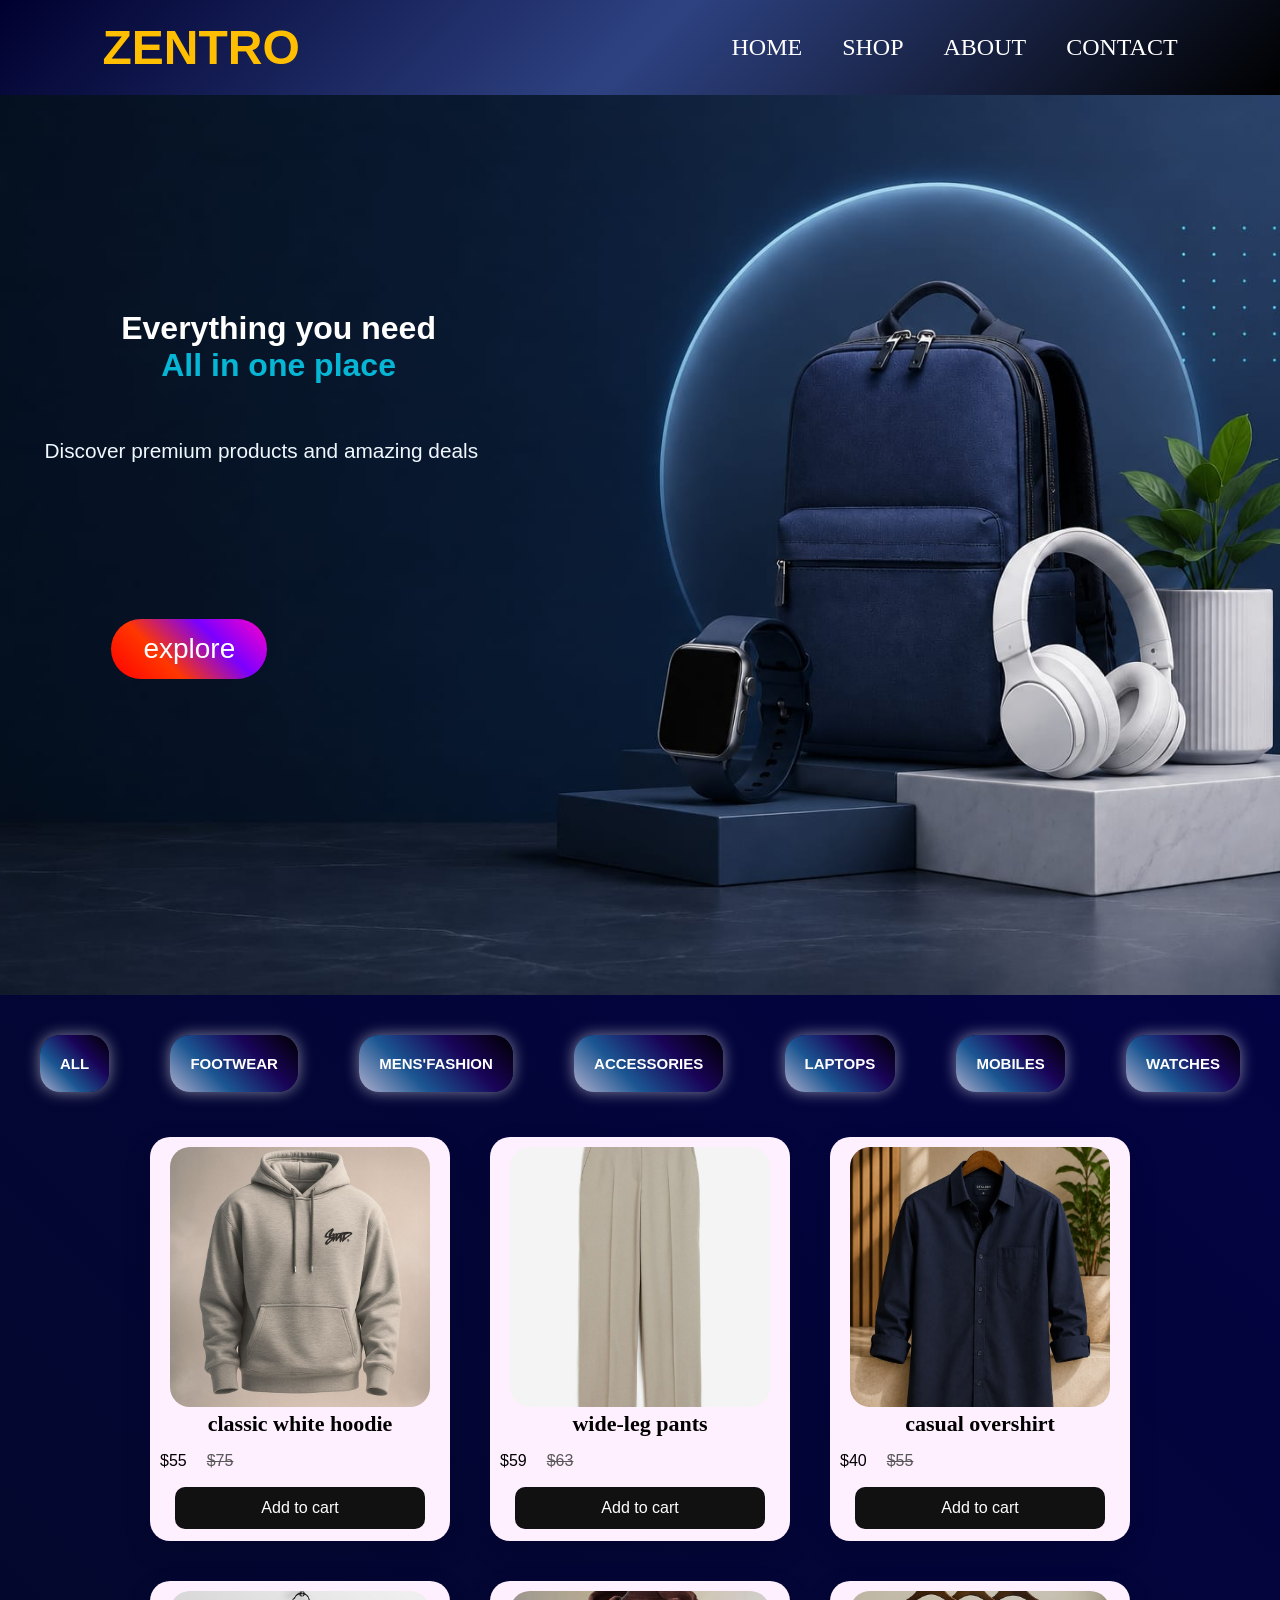
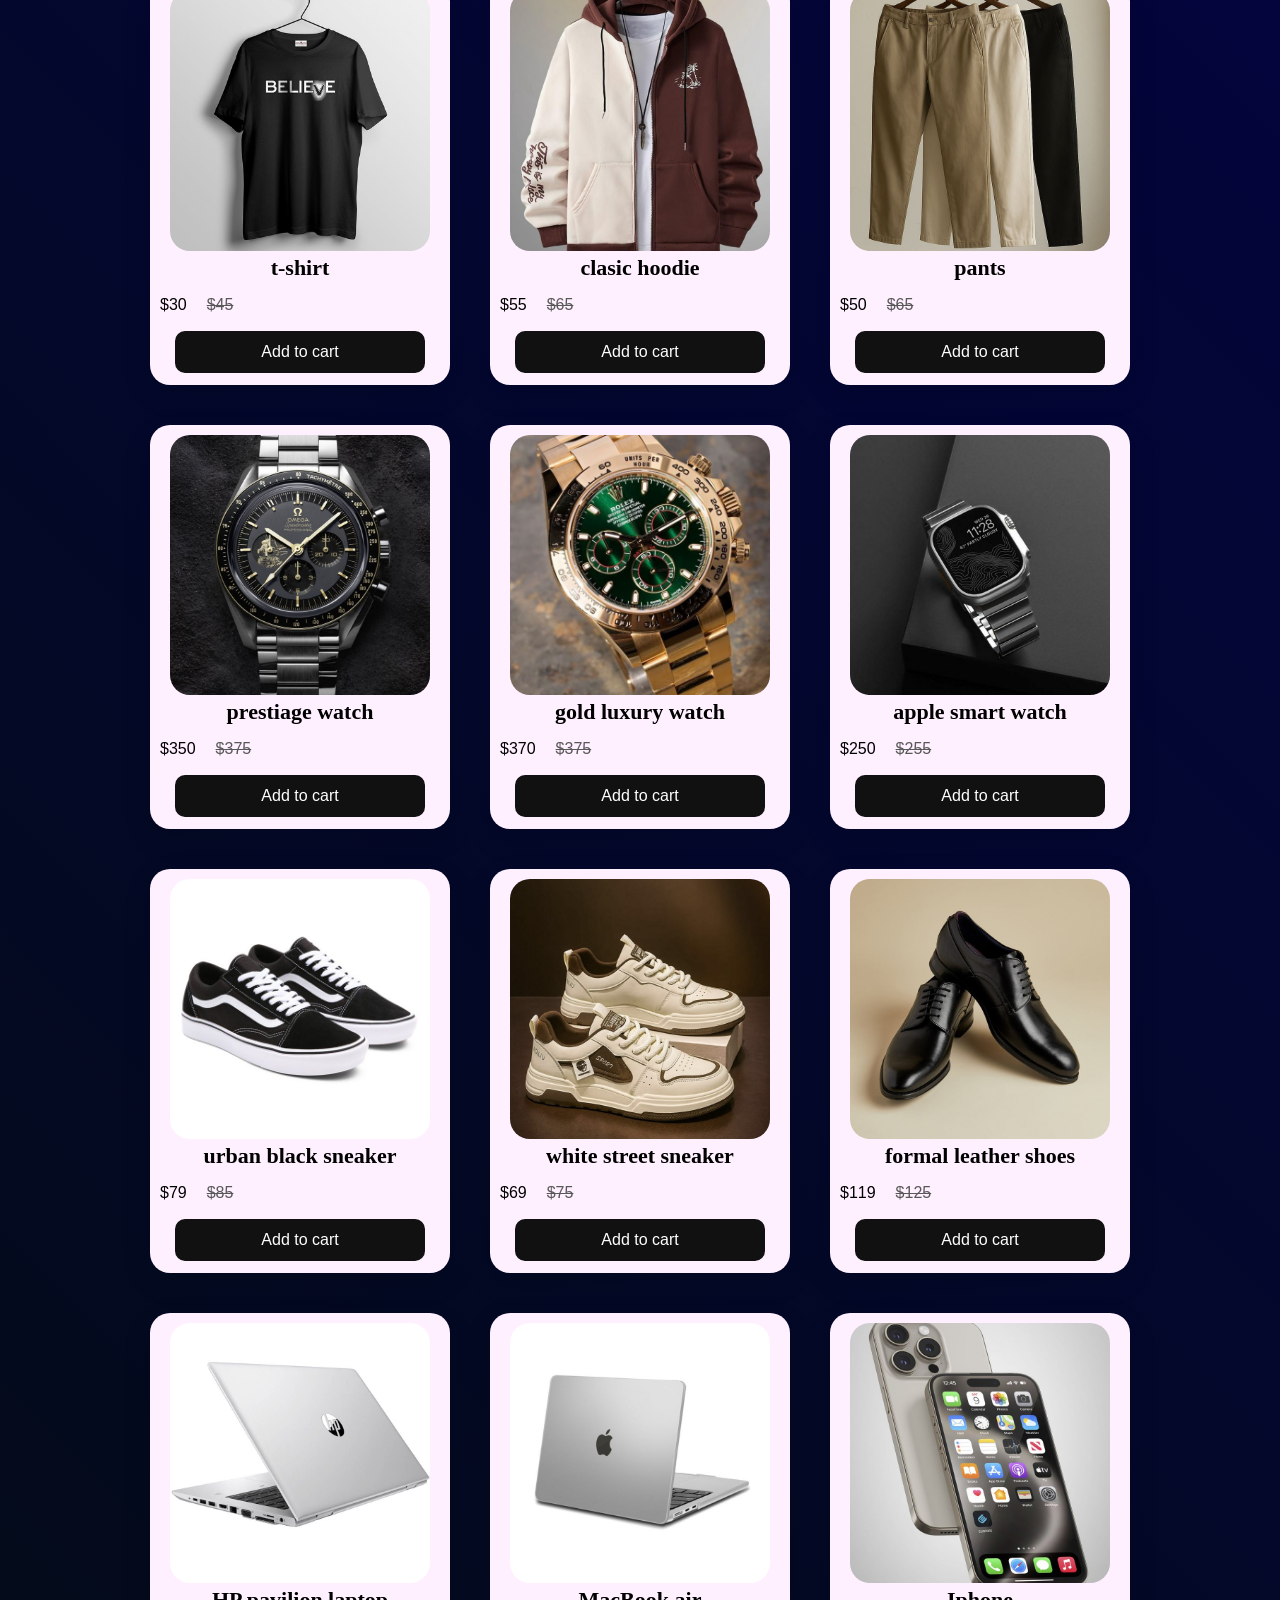
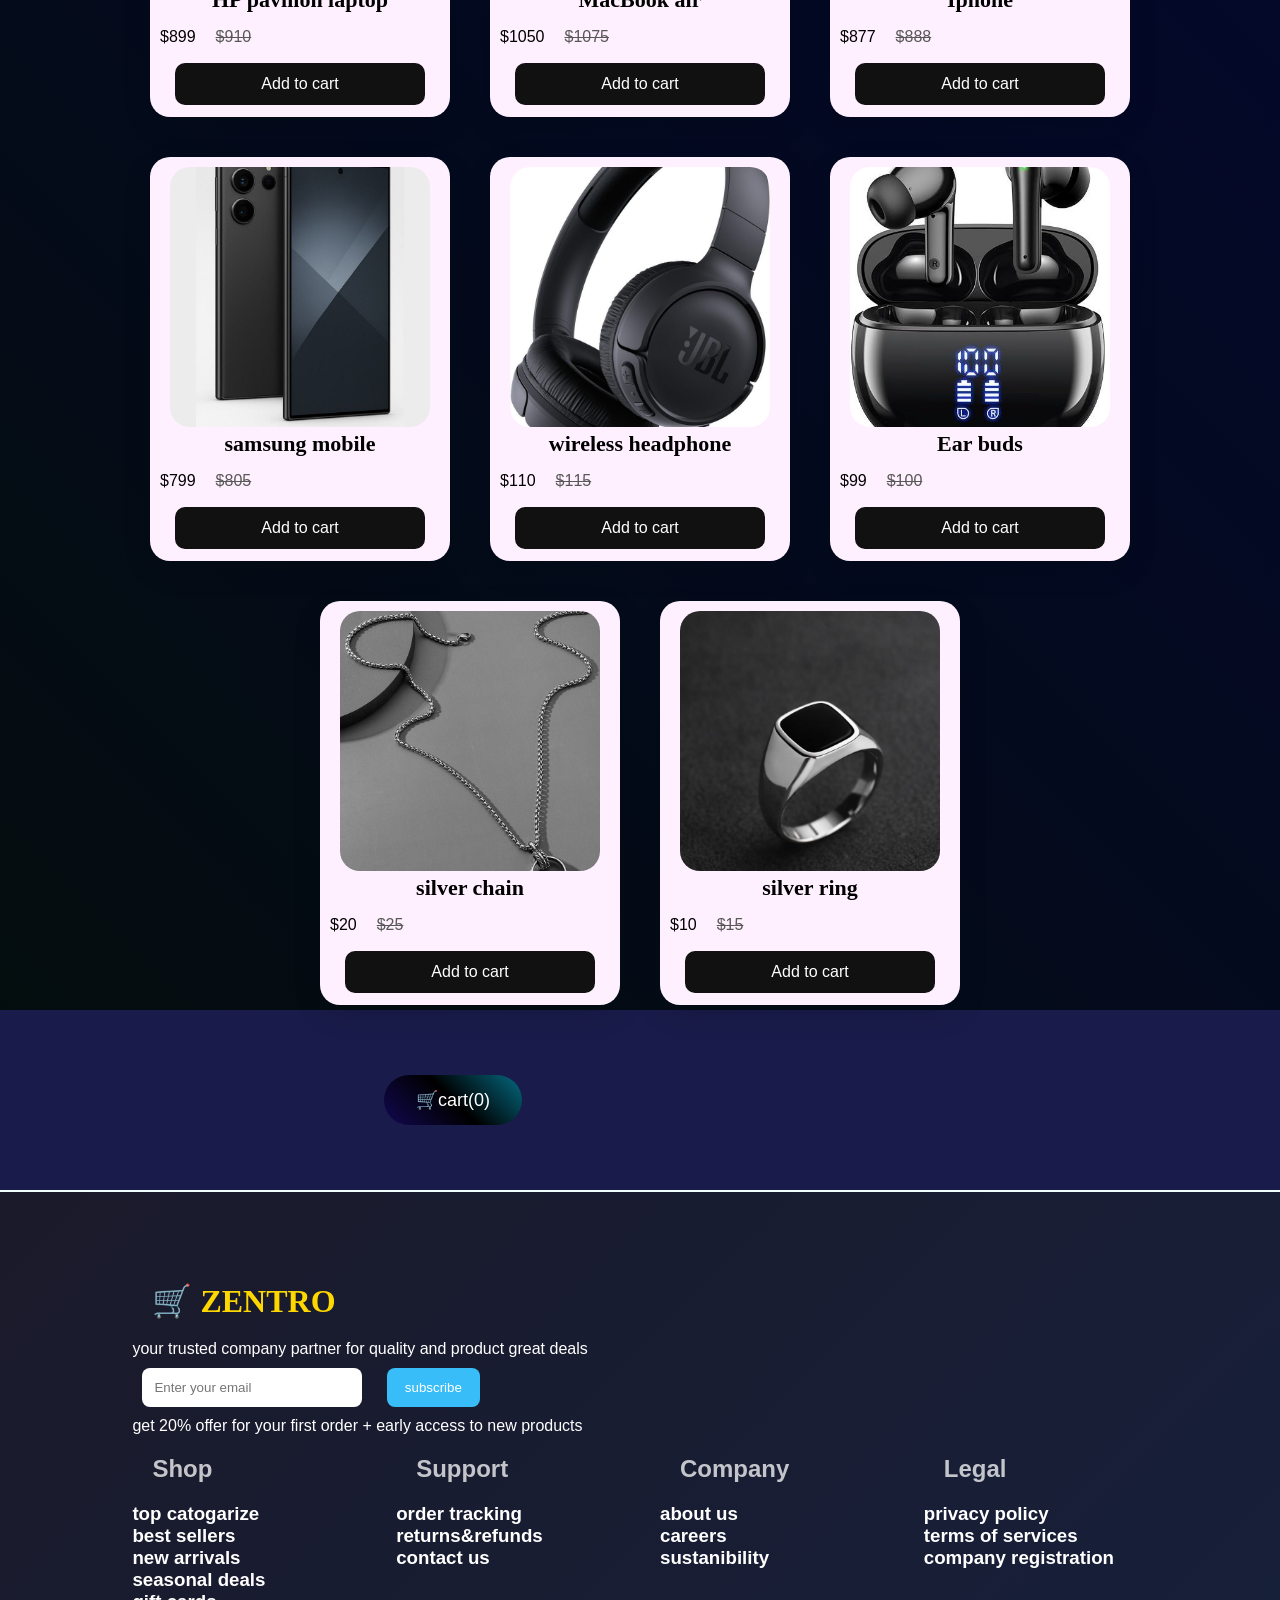
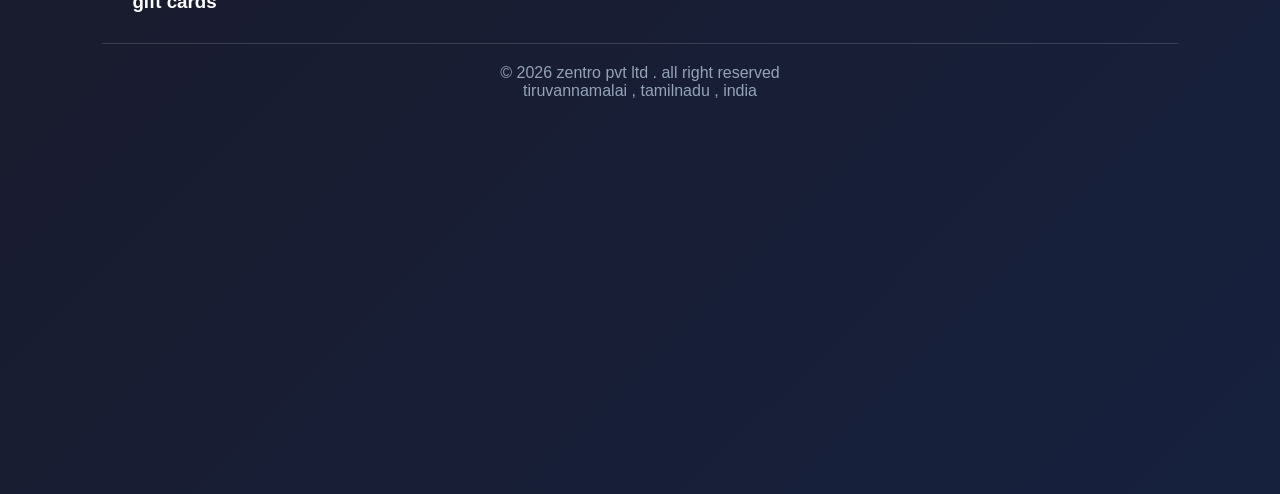
<file: index.html>
<!DOCTYPE html>
<html lang="en">
<head>
    <meta charset="UTF-8">
    <meta name="viewport" content="width=device-width, initial-scale=1.0">
    <title>zentro</title>
    
    <link rel="stylesheet" href="style.css">
</head>
<body>

    <nav class="navbar" id="navbar">
        <div class="logo">ZENTRO</div>

          
          <div class="nav-links" id="nav-links">
            <a onclick="scrolltohome()">HOME</a>
            <a onclick="scrolltocart()">SHOP</a>
            <a href="about.html">ABOUT</a>
            <a onclick="scrolltocontact()">CONTACT</a>
          </div>
         
    </nav>

    <section class="hero" id="home">
        <div class="hero-content">
            
            <h1>Everything you need <span>All in one place</span></h1>
            <p>Discover premium products and amazing deals</p>
            <button class="ex" onclick="scrolltoshop()">explore</button>
            
        </div>

        
    </section>

    <section class="shop" id="shop">
        <div class="catogarize">
            <button class="btn active" data-filter="all">ALL</button>
            <button class="btn" data-filter="footwear">FOOTWEAR</button>
            <button class="btn" data-filter="mensfashion">MENS'FASHION</button>
            <button class="btn" data-filter="accesories">ACCESSORIES</button>
            <button class="btn" data-filter="laptop">LAPTOPS</button>
            <button class="btn" data-filter="mobile">MOBILES</button>
            <button class="btn" data-filter="watch">WATCHES</button>
        </div>

        <div class="products" >
            

            <div class="pro" data-category="mensfashion">
                
                <div class="info">
                    <img src="c2.jpg" width="250px" height="250px">
                 <h3>classic white hoodie</h3>
                
                 <div class="price">
                    <span class="new">$55</span><span class="old">$75</span>
                 </div>
                 <button class="add-cart">Add to cart</button>
                </div>

                <div class="content">    
                    

                
                                                                    
                    <p>minimal design,maximum comfort</p>
                    <p>An ecommerce website is an online store where customers can browse and buy products or services digitally. It features a product catalog with descriptions, images, prices, and variants like size or color. Users browse the catalog, add items to their shopping cart, and proceed to checkout where they enter payment details through a secure payment gateway. The site supports customer login and signup for profiles, order tracking, and reviews with ratings. Essential elements include shipping options, discount coupons, promo offers, and loyal member programs. Marketing features like SEO keywords, ads, newsletters, and social media integration on Facebook, Instagram, and Google drive traffic and convert leads. Technical aspects cover SSL security, encryption, privacy policies, API integrations, and CMS platforms like Shopify. Logistics, supply chain, and dropshipping handle delivery, while mobile commerce ensures fast, secure shopping on phones. Popular platforms include Amazon, Alibaba, and eBay, making ecommerce a vital part of modern retail trade and commerce.</p>
                    
                     <button class="close">close</button>
                </div>
                
                
                
            </div>

            <div class="pro" data-category="mensfashion">
                <div class="info">
                 <img src="c1.jpg" width="250px" height="250px">
                 <h3>wide-leg pants</h3>
                    <div class="price">
                    <span class="new">$59</span><span class="old">$63</span>
                    </div>
                 <button class="add-cart">Add to cart</button>
                </div>
                <div class="content">
                    
                    <p>modern fit with all day comfort</p>
                    <p>An ecommerce website is an online store where customers can browse and buy products or services digitally. It features a product catalog with descriptions, images, prices, and variants like size or color. Users browse the catalog, add items to their shopping cart, and proceed to checkout where they enter payment details through a secure payment gateway. The site supports customer login and signup for profiles, order tracking, and reviews with ratings. Essential elements include shipping options, discount coupons, promo offers, and loyal member programs. Marketing features like SEO keywords, ads, newsletters, and social media integration on Facebook, Instagram, and Google drive traffic and convert leads. Technical aspects cover SSL security, encryption, privacy policies, API integrations, and CMS platforms like Shopify. Logistics, supply chain, and dropshipping handle delivery, while mobile commerce ensures fast, secure shopping on phones. Popular platforms include Amazon, Alibaba, and eBay, making ecommerce a vital part of modern retail trade and commerce.</p>
                    
                                        <button class="close">close</button>
                </div>
                
            </div>

            <div class="pro" data-category="mensfashion">
                <div class="info">
                 <img src="c3.jpg" width="250px" height="250px">
                 <h3>casual overshirt</h3>
                 <div class="price">
                    <span class="new">$40</span><span class="old">$55</span>
                 </div>
                 <button class="add-cart">Add to cart</button>
                </div>

                <div class="content">
                    
                    <p>perfect blend of style and versatility</p>
                    <p>An ecommerce website is an online store where customers can browse and buy products or services digitally. It features a product catalog with descriptions, images, prices, and variants like size or color. Users browse the catalog, add items to their shopping cart, and proceed to checkout where they enter payment details through a secure payment gateway. The site supports customer login and signup for profiles, order tracking, and reviews with ratings. Essential elements include shipping options, discount coupons, promo offers, and loyal member programs. Marketing features like SEO keywords, ads, newsletters, and social media integration on Facebook, Instagram, and Google drive traffic and convert leads. Technical aspects cover SSL security, encryption, privacy policies, API integrations, and CMS platforms like Shopify. Logistics, supply chain, and dropshipping handle delivery, while mobile commerce ensures fast, secure shopping on phones. Popular platforms include Amazon, Alibaba, and eBay, making ecommerce a vital part of modern retail trade and commerce.</p>
                    <button class="close">close</button>
                </div>
                
            </div>

            <div class="pro c" data-category="mensfashion">
                <div class="info">
                <img src="c4.jpg" width="250px" height="250px">
                <h3> t-shirt</h3>
                 <div class="price">
                    <span class="new">$30</span><span class="old">$45</span>
                 </div>
                 <button class="add-cart">Add to cart</button>
                </div>
                <div class="content">
                    
                    <p>minimal design,maximum comfort</p>
                    <p>An ecommerce website is an online store where customers can browse and buy products or services digitally. It features a product catalog with descriptions, images, prices, and variants like size or color. Users browse the catalog, add items to their shopping cart, and proceed to checkout where they enter payment details through a secure payment gateway. The site supports customer login and signup for profiles, order tracking, and reviews with ratings. Essential elements include shipping options, discount coupons, promo offers, and loyal member programs. Marketing features like SEO keywords, ads, newsletters, and social media integration on Facebook, Instagram, and Google drive traffic and convert leads. Technical aspects cover SSL security, encryption, privacy policies, API integrations, and CMS platforms like Shopify. Logistics, supply chain, and dropshipping handle delivery, while mobile commerce ensures fast, secure shopping on phones. Popular platforms include Amazon, Alibaba, and eBay, making ecommerce a vital part of modern retail trade and commerce.</p>
                    
                    <button class="close">close</button>
                </div>
                
            </div>

            <div class="pro c" data-category="mensfashion">
              <div class="info">
                <img src="c5.jpg" width="250px" height="250px">
                <h3>clasic hoodie</h3>
                  <div class="price">
                    <span class="new">$55</span><span class="old">$65</span>
                  </div>
                 <button class="add-cart">Add to cart</button>
              </div>
                <div class="content">
                    
                    <p>minimal design,maximum comfort</p>
                    <p>An ecommerce website is an online store where customers can browse and buy products or services digitally. It features a product catalog with descriptions, images, prices, and variants like size or color. Users browse the catalog, add items to their shopping cart, and proceed to checkout where they enter payment details through a secure payment gateway. The site supports customer login and signup for profiles, order tracking, and reviews with ratings. Essential elements include shipping options, discount coupons, promo offers, and loyal member programs. Marketing features like SEO keywords, ads, newsletters, and social media integration on Facebook, Instagram, and Google drive traffic and convert leads. Technical aspects cover SSL security, encryption, privacy policies, API integrations, and CMS platforms like Shopify. Logistics, supply chain, and dropshipping handle delivery, while mobile commerce ensures fast, secure shopping on phones. Popular platforms include Amazon, Alibaba, and eBay, making ecommerce a vital part of modern retail trade and commerce.</p>
                    
                    <button class="close">close</button>
                </div>
                
            </div>

            <div class="pro c" data-category="mensfashion">
                <div class="info">
                <img src="c6.jpg" width="250px" height="250px">
                <h3>pants</h3>
                <div class="price">
                    <span class="new">$50</span><span class="old">$65</span>
                </div>
                 <button class="add-cart">Add to cart</button>
                </div>
                <div class="content">
                    
                    <p>modern fit with all day comfort</p>
                    <p>An ecommerce website is an online store where customers can browse and buy products or services digitally. It features a product catalog with descriptions, images, prices, and variants like size or color. Users browse the catalog, add items to their shopping cart, and proceed to checkout where they enter payment details through a secure payment gateway. The site supports customer login and signup for profiles, order tracking, and reviews with ratings. Essential elements include shipping options, discount coupons, promo offers, and loyal member programs. Marketing features like SEO keywords, ads, newsletters, and social media integration on Facebook, Instagram, and Google drive traffic and convert leads. Technical aspects cover SSL security, encryption, privacy policies, API integrations, and CMS platforms like Shopify. Logistics, supply chain, and dropshipping handle delivery, while mobile commerce ensures fast, secure shopping on phones. Popular platforms include Amazon, Alibaba, and eBay, making ecommerce a vital part of modern retail trade and commerce.</p>
                    
                    <button class="close">close</button>
                </div>
                
            </div>

            <div class="pro w" data-category="watch">
                <div class="info">
                <img src="w1.jpg" width="250px" height="250px">
                <h3>prestiage watch</h3>
                <div class="price">
                    <span class="new">$350</span><span class="old">$375</span>
                </div>
                 <button class="add-cart">Add to cart</button>
                </div>
        
                <div class="content">
                    
                    <p>luxury that speaks without words</p>
                    <p>An ecommerce website is an online store where customers can browse and buy products or services digitally. It features a product catalog with descriptions, images, prices, and variants like size or color. Users browse the catalog, add items to their shopping cart, and proceed to checkout where they enter payment details through a secure payment gateway. The site supports customer login and signup for profiles, order tracking, and reviews with ratings. Essential elements include shipping options, discount coupons, promo offers, and loyal member programs. Marketing features like SEO keywords, ads, newsletters, and social media integration on Facebook, Instagram, and Google drive traffic and convert leads. Technical aspects cover SSL security, encryption, privacy policies, API integrations, and CMS platforms like Shopify. Logistics, supply chain, and dropshipping handle delivery, while mobile commerce ensures fast, secure shopping on phones. Popular platforms include Amazon, Alibaba, and eBay, making ecommerce a vital part of modern retail trade and commerce.</p>
                    
                    <button class="close">close</button>
                </div>
                
            </div>

            <div class="pro w" data-category="watch">
                
                <div class="info">
                    <img src="w2.jpg" width="250px" height="250px">
                 <h3>gold luxury watch</h3>
                 <div class="price">
                    <span class="new">$370</span><span class="old">$375</span>
                </div>
                 <button class="add-cart">Add to cart</button>
                </div>
                <div class="content">
                   
                    <p>timeless elegance crafted formodern lifestyle</p>
                    <p>An ecommerce website is an online store where customers can browse and buy products or services digitally. It features a product catalog with descriptions, images, prices, and variants like size or color. Users browse the catalog, add items to their shopping cart, and proceed to checkout where they enter payment details through a secure payment gateway. The site supports customer login and signup for profiles, order tracking, and reviews with ratings. Essential elements include shipping options, discount coupons, promo offers, and loyal member programs. Marketing features like SEO keywords, ads, newsletters, and social media integration on Facebook, Instagram, and Google drive traffic and convert leads. Technical aspects cover SSL security, encryption, privacy policies, API integrations, and CMS platforms like Shopify. Logistics, supply chain, and dropshipping handle delivery, while mobile commerce ensures fast, secure shopping on phones. Popular platforms include Amazon, Alibaba, and eBay, making ecommerce a vital part of modern retail trade and commerce.</p>
                    
                    <button class="close">close</button>
                </div>
                
            </div>

            <div class="pro w" data-category="watch">
                <div class="info">
                <img src="w3.jpg" width="250px" height="250px">

                 <h3>apple smart watch</h3>
                 <div class="price">
                    <span class="new">$250</span><span class="old">$255</span>
                </div>
                 <button class="add-cart">Add to cart</button>
                </div>
                <div class="content">
                   
                    <p>stay connect,healthy and productive</p>
                    <p>An ecommerce website is an online store where customers can browse and buy products or services digitally. It features a product catalog with descriptions, images, prices, and variants like size or color. Users browse the catalog, add items to their shopping cart, and proceed to checkout where they enter payment details through a secure payment gateway. The site supports customer login and signup for profiles, order tracking, and reviews with ratings. Essential elements include shipping options, discount coupons, promo offers, and loyal member programs. Marketing features like SEO keywords, ads, newsletters, and social media integration on Facebook, Instagram, and Google drive traffic and convert leads. Technical aspects cover SSL security, encryption, privacy policies, API integrations, and CMS platforms like Shopify. Logistics, supply chain, and dropshipping handle delivery, while mobile commerce ensures fast, secure shopping on phones. Popular platforms include Amazon, Alibaba, and eBay, making ecommerce a vital part of modern retail trade and commerce.</p>
                    
                     <button class="close">close</button>
                </div>
                
            </div>

            <div class="pro s" data-category="footwear">
                <div class="info">
                <img src="s1.jpg" width="250px" height="250px">
                <h3>urban black sneaker</h3>
                <div class="price">
                    <span class="new">$79</span><span class="old">$85</span>
                </div>
                 <button class="add-cart">Add to cart</button>
                </div>
                <div class="content">
                    
                    <p>step into comfort and style with every move</p>
                    <p>An ecommerce website is an online store where customers can browse and buy products or services digitally. It features a product catalog with descriptions, images, prices, and variants like size or color. Users browse the catalog, add items to their shopping cart, and proceed to checkout where they enter payment details through a secure payment gateway. The site supports customer login and signup for profiles, order tracking, and reviews with ratings. Essential elements include shipping options, discount coupons, promo offers, and loyal member programs. Marketing features like SEO keywords, ads, newsletters, and social media integration on Facebook, Instagram, and Google drive traffic and convert leads. Technical aspects cover SSL security, encryption, privacy policies, API integrations, and CMS platforms like Shopify. Logistics, supply chain, and dropshipping handle delivery, while mobile commerce ensures fast, secure shopping on phones. Popular platforms include Amazon, Alibaba, and eBay, making ecommerce a vital part of modern retail trade and commerce.</p>
                    
                   <button class="close">close</button>
                </div>
                
            </div>

            <div class="pro s" data-category="footwear">
                <div class="info">
                <img src="s2.jpg" width="250px" height="250px">
                <h3>white street sneaker</h3>
                <div class="price">
                    <span class="new">$69</span><span class="old">$75</span>
                </div>
                 <button class="add-cart">Add to cart</button>
                </div>
                <div class="content">
                    
                    <p>step into comfort and style with every move</p>
                    <p>An ecommerce website is an online store where customers can browse and buy products or services digitally. It features a product catalog with descriptions, images, prices, and variants like size or color. Users browse the catalog, add items to their shopping cart, and proceed to checkout where they enter payment details through a secure payment gateway. The site supports customer login and signup for profiles, order tracking, and reviews with ratings. Essential elements include shipping options, discount coupons, promo offers, and loyal member programs. Marketing features like SEO keywords, ads, newsletters, and social media integration on Facebook, Instagram, and Google drive traffic and convert leads. Technical aspects cover SSL security, encryption, privacy policies, API integrations, and CMS platforms like Shopify. Logistics, supply chain, and dropshipping handle delivery, while mobile commerce ensures fast, secure shopping on phones. Popular platforms include Amazon, Alibaba, and eBay, making ecommerce a vital part of modern retail trade and commerce.</p>
                    
                   <button class="close">close</button>
                </div>
                
            </div>

            <div class="pro s" data-category="footwear">
                <div class="info">
                <img src="s3.jpg" width="250px" height="250px">
                <h3>formal leather shoes</h3>
                <div class="price">
                    <span class="new">$119</span><span class="old">$125</span>
                </div>
                <button class="add-cart">Add to cart</button>
                </div>
                <div class="content">
                    
                    <p>step into comfort and style with every move</p>
                    <p>An ecommerce website is an online store where customers can browse and buy products or services digitally. It features a product catalog with descriptions, images, prices, and variants like size or color. Users browse the catalog, add items to their shopping cart, and proceed to checkout where they enter payment details through a secure payment gateway. The site supports customer login and signup for profiles, order tracking, and reviews with ratings. Essential elements include shipping options, discount coupons, promo offers, and loyal member programs. Marketing features like SEO keywords, ads, newsletters, and social media integration on Facebook, Instagram, and Google drive traffic and convert leads. Technical aspects cover SSL security, encryption, privacy policies, API integrations, and CMS platforms like Shopify. Logistics, supply chain, and dropshipping handle delivery, while mobile commerce ensures fast, secure shopping on phones. Popular platforms include Amazon, Alibaba, and eBay, making ecommerce a vital part of modern retail trade and commerce.</p>
                    
                   <button class="close">close</button>
                </div>
                
            </div>

            <div class="pro l" data-category="laptop">
                <div class="info">
                <img src="l1.jpg" width="250px" height="250px">
                <h3>HP pavilion laptop</h3>
                <div class="price">
                    <span class="new">$899</span><span class="old">$910</span>
                </div>
                 <button class="add-cart">Add to cart</button>
                </div>
                <div class="content">
                    
                    <p>reliable perfomance for work and entertainment</p>
                    <p>An ecommerce website is an online store where customers can browse and buy products or services digitally. It features a product catalog with descriptions, images, prices, and variants like size or color. Users browse the catalog, add items to their shopping cart, and proceed to checkout where they enter payment details through a secure payment gateway. The site supports customer login and signup for profiles, order tracking, and reviews with ratings. Essential elements include shipping options, discount coupons, promo offers, and loyal member programs. Marketing features like SEO keywords, ads, newsletters, and social media integration on Facebook, Instagram, and Google drive traffic and convert leads. Technical aspects cover SSL security, encryption, privacy policies, API integrations, and CMS platforms like Shopify. Logistics, supply chain, and dropshipping handle delivery, while mobile commerce ensures fast, secure shopping on phones. Popular platforms include Amazon, Alibaba, and eBay, making ecommerce a vital part of modern retail trade and commerce.</p>
                    
                   <button class="close">close</button>
                </div>
                
            </div>

            <div class="pro l" data-category="laptop">
                <div class="info">
                <img src="l2.jpg" width="250px" height="250px">
                <h3>MacBook air</h3>
                <div class="price">
                    <span class="new">$1050</span><span class="old">$1075</span>
                </div>
                 <button class="add-cart">Add to cart</button>
                </div>
                <div class="content">
                    
                    <p>powerful perfomance in an ultra-thin design</p>
                    <p>An ecommerce website is an online store where customers can browse and buy products or services digitally. It features a product catalog with descriptions, images, prices, and variants like size or color. Users browse the catalog, add items to their shopping cart, and proceed to checkout where they enter payment details through a secure payment gateway. The site supports customer login and signup for profiles, order tracking, and reviews with ratings. Essential elements include shipping options, discount coupons, promo offers, and loyal member programs. Marketing features like SEO keywords, ads, newsletters, and social media integration on Facebook, Instagram, and Google drive traffic and convert leads. Technical aspects cover SSL security, encryption, privacy policies, API integrations, and CMS platforms like Shopify. Logistics, supply chain, and dropshipping handle delivery, while mobile commerce ensures fast, secure shopping on phones. Popular platforms include Amazon, Alibaba, and eBay, making ecommerce a vital part of modern retail trade and commerce.</p>
                    
                    
                    <button class="close">close</button>
                </div>
                
            </div>

            <div class="pro p" data-category="mobile">
                <div class="info">
                <img src="ph1.jpg" width="250px" height="250px">
                <h3>Iphone</h3>
                <div class="price">
                    <span class="new">$877</span><span class="old">$888</span>
                </div>
                 <button class="add-cart">Add to cart</button>
                </div>
                <div class="content">
                    
                    <p>design for speed,build for everyday life</p>
                    <p>An ecommerce website is an online store where customers can browse and buy products or services digitally. It features a product catalog with descriptions, images, prices, and variants like size or color. Users browse the catalog, add items to their shopping cart, and proceed to checkout where they enter payment details through a secure payment gateway. The site supports customer login and signup for profiles, order tracking, and reviews with ratings. Essential elements include shipping options, discount coupons, promo offers, and loyal member programs. Marketing features like SEO keywords, ads, newsletters, and social media integration on Facebook, Instagram, and Google drive traffic and convert leads. Technical aspects cover SSL security, encryption, privacy policies, API integrations, and CMS platforms like Shopify. Logistics, supply chain, and dropshipping handle delivery, while mobile commerce ensures fast, secure shopping on phones. Popular platforms include Amazon, Alibaba, and eBay, making ecommerce a vital part of modern retail trade and commerce.</p>
                    
                    <button class="close">close</button>
                </div>
                
            </div>

            <div class="pro p" data-category="mobile">
                <div class="info">
                <img src="ph2.jpg" width="250px" height="250px">
                 <h3>samsung mobile</h3>
                 <div class="price">
                    <span class="new">$799</span><span class="old">$805</span>
                </div>
                 <button class="add-cart">Add to cart</button>
                </div>
                <div class="content">
                   
                    <p>design for speed,build for everyday life</p>
                    <p>An ecommerce website is an online store where customers can browse and buy products or services digitally. It features a product catalog with descriptions, images, prices, and variants like size or color. Users browse the catalog, add items to their shopping cart, and proceed to checkout where they enter payment details through a secure payment gateway. The site supports customer login and signup for profiles, order tracking, and reviews with ratings. Essential elements include shipping options, discount coupons, promo offers, and loyal member programs. Marketing features like SEO keywords, ads, newsletters, and social media integration on Facebook, Instagram, and Google drive traffic and convert leads. Technical aspects cover SSL security, encryption, privacy policies, API integrations, and CMS platforms like Shopify. Logistics, supply chain, and dropshipping handle delivery, while mobile commerce ensures fast, secure shopping on phones. Popular platforms include Amazon, Alibaba, and eBay, making ecommerce a vital part of modern retail trade and commerce.</p>
                    
                     
                    <button class="close">close</button>
                </div>
                
            </div>

            <div class="pro p" data-category="mobile">
                <div class="info">
                <img src="e1.jpg" width="250px" height="250px">
                <h3>wireless headphone</h3>
                <div class="price">
                    <span class="new">$110</span><span class="old">$115</span>
                </div>
                 <button class="add-cart">Add to cart</button>
                </div>
                <div class="content">
                    
                    <p>feel every beat with immersive sound quality</p>
                    <p>An ecommerce website is an online store where customers can browse and buy products or services digitally. It features a product catalog with descriptions, images, prices, and variants like size or color. Users browse the catalog, add items to their shopping cart, and proceed to checkout where they enter payment details through a secure payment gateway. The site supports customer login and signup for profiles, order tracking, and reviews with ratings. Essential elements include shipping options, discount coupons, promo offers, and loyal member programs. Marketing features like SEO keywords, ads, newsletters, and social media integration on Facebook, Instagram, and Google drive traffic and convert leads. Technical aspects cover SSL security, encryption, privacy policies, API integrations, and CMS platforms like Shopify. Logistics, supply chain, and dropshipping handle delivery, while mobile commerce ensures fast, secure shopping on phones. Popular platforms include Amazon, Alibaba, and eBay, making ecommerce a vital part of modern retail trade and commerce.</p>
                    
                    
                    <button class="close">close</button>
                </div>
                
            </div>

            <div class="pro p" data-category="mobile">
                <div class="info">
                <img src="e2.jpg" width="250px" height="250px">
                <h3>Ear buds</h3>
                <div class="price">
                    <span class="new">$99</span><span class="old">$100</span>
                </div>
                 <button class="add-cart">Add to cart</button>
                </div>
                <div class="content">
                    
                    <p>feel every beat with immersive sound quality</p>
                    <p>An ecommerce website is an online store where customers can browse and buy products or services digitally. It features a product catalog with descriptions, images, prices, and variants like size or color. Users browse the catalog, add items to their shopping cart, and proceed to checkout where they enter payment details through a secure payment gateway. The site supports customer login and signup for profiles, order tracking, and reviews with ratings. Essential elements include shipping options, discount coupons, promo offers, and loyal member programs. Marketing features like SEO keywords, ads, newsletters, and social media integration on Facebook, Instagram, and Google drive traffic and convert leads. Technical aspects cover SSL security, encryption, privacy policies, API integrations, and CMS platforms like Shopify. Logistics, supply chain, and dropshipping handle delivery, while mobile commerce ensures fast, secure shopping on phones. Popular platforms include Amazon, Alibaba, and eBay, making ecommerce a vital part of modern retail trade and commerce.</p>
                    
                    
                    <button class="close">close</button>
                </div>
                
            </div>

            <div class="pro a" data-category="accesories">
                <div class="info">
                <img src="a1.jpg" width="250px" height="250px">
                <h3>silver chain</h3>
                <div class="price">
                    <span class="new">$20</span><span class="old">$25</span>
                </div>
                 <button class="add-cart">Add to cart</button>
                </div>
                <div class="content">
                    
                    <p>Add a touch of elegance to your look</p>
                    <p>An ecommerce website is an online store where customers can browse and buy products or services digitally. It features a product catalog with descriptions, images, prices, and variants like size or color. Users browse the catalog, add items to their shopping cart, and proceed to checkout where they enter payment details through a secure payment gateway. The site supports customer login and signup for profiles, order tracking, and reviews with ratings. Essential elements include shipping options, discount coupons, promo offers, and loyal member programs. Marketing features like SEO keywords, ads, newsletters, and social media integration on Facebook, Instagram, and Google drive traffic and convert leads. Technical aspects cover SSL security, encryption, privacy policies, API integrations, and CMS platforms like Shopify. Logistics, supply chain, and dropshipping handle delivery, while mobile commerce ensures fast, secure shopping on phones. Popular platforms include Amazon, Alibaba, and eBay, making ecommerce a vital part of modern retail trade and commerce.</p>
                    
                    <button class="close">close</button>
                </div>
                
            </div>

            <div class="pro a" data-category="accesories">
                <div class="info">
                <img src="a2.jpg" width="250px" height="250px">
                 <h3>silver ring</h3>
                 <div class="price">
                    <span class="new">$10</span><span class="old">$15</span>
                </div>
                 <button class="add-cart">Add to cart</button>
                </div>
                <div class="content">
                   
                    <p>Add a touch of elegance to your look</p>
                    <p>An ecommerce website is an online store where customers can browse and buy products or services digitally. It features a product catalog with descriptions, images, prices, and variants like size or color. Users browse the catalog, add items to their shopping cart, and proceed to checkout where they enter payment details through a secure payment gateway. The site supports customer login and signup for profiles, order tracking, and reviews with ratings. Essential elements include shipping options, discount coupons, promo offers, and loyal member programs. Marketing features like SEO keywords, ads, newsletters, and social media integration on Facebook, Instagram, and Google drive traffic and convert leads. Technical aspects cover SSL security, encryption, privacy policies, API integrations, and CMS platforms like Shopify. Logistics, supply chain, and dropshipping handle delivery, while mobile commerce ensures fast, secure shopping on phones. Popular platforms include Amazon, Alibaba, and eBay, making ecommerce a vital part of modern retail trade and commerce.</p>
                    
                    <button class="close">close</button>
                </div>
                
            </div>
        </div>
        

        </div>
    </section>
    <div class="cart-div" id="cart">
        <button class="cart-btn" id="cart-btn"  onclick="scrolltocart()">🛒cart(<span id="cart-count">0</span>)</button>
    <div id="cart-modal" style="display:none ;">
            <h2>your cart</h2>

            <div id="cart-items">

            </div>

            <h3>total: $<span id="total">0</span>
            </h3>

            <button onclick="checkout()">checkout</button>

            <button onclick="closecart()">close</button>
    </div>

    </div>
    
    <footer class="footer" id="footer">
        <div class="f-content">
            <h1>🛒 ZENTRO</h1>
            <p>your trusted company partner for quality and product great deals</p>
            <input type="email" name="" id="" placeholder="Enter your email">
            <button type="submit">subscribe</button>
            <p>get 20% offer for your first order + early access to new products</p>

            <div class="fn">
                <div class="sho">
                
                        <h2>shop</h2>
            
                      <h3>top catogarize</h3>
                      <h3> best sellers </h3>
                      <h3> new arrivals </h3>
                        <h3>seasonal deals</h3>
                      <h3> gift cards</h3>
                </div>
                <div class="support">
                    <h2>support</h2>
                   <h3>order tracking</h3>
                  <h3>returns&refunds</h3>
                   <h3>contact us</h3>

                </div>
                <div class="company">
                    <h2>company</h2>
                       <h3>about us</h3>
                   <h3>careers</h3>
                       <h3>sustanibility</h3>

                </div>
                <div class="legal">
                    <h2>legal</h2>
                      <h3>privacy policy</h3>
                    <h3>terms of services</h3>
                     <h3>company registration</h3>
                </div>
            </div>
        </div>

        <div class="f-ctwo">
           <p>&copy; 2026 zentro pvt ltd . all right reserved</p>
           <p>tiruvannamalai , tamilnadu , india</p>
           
            
        </div>
        
    </footer>

</body>
<script src="script.js"></script>
</html>
</file>
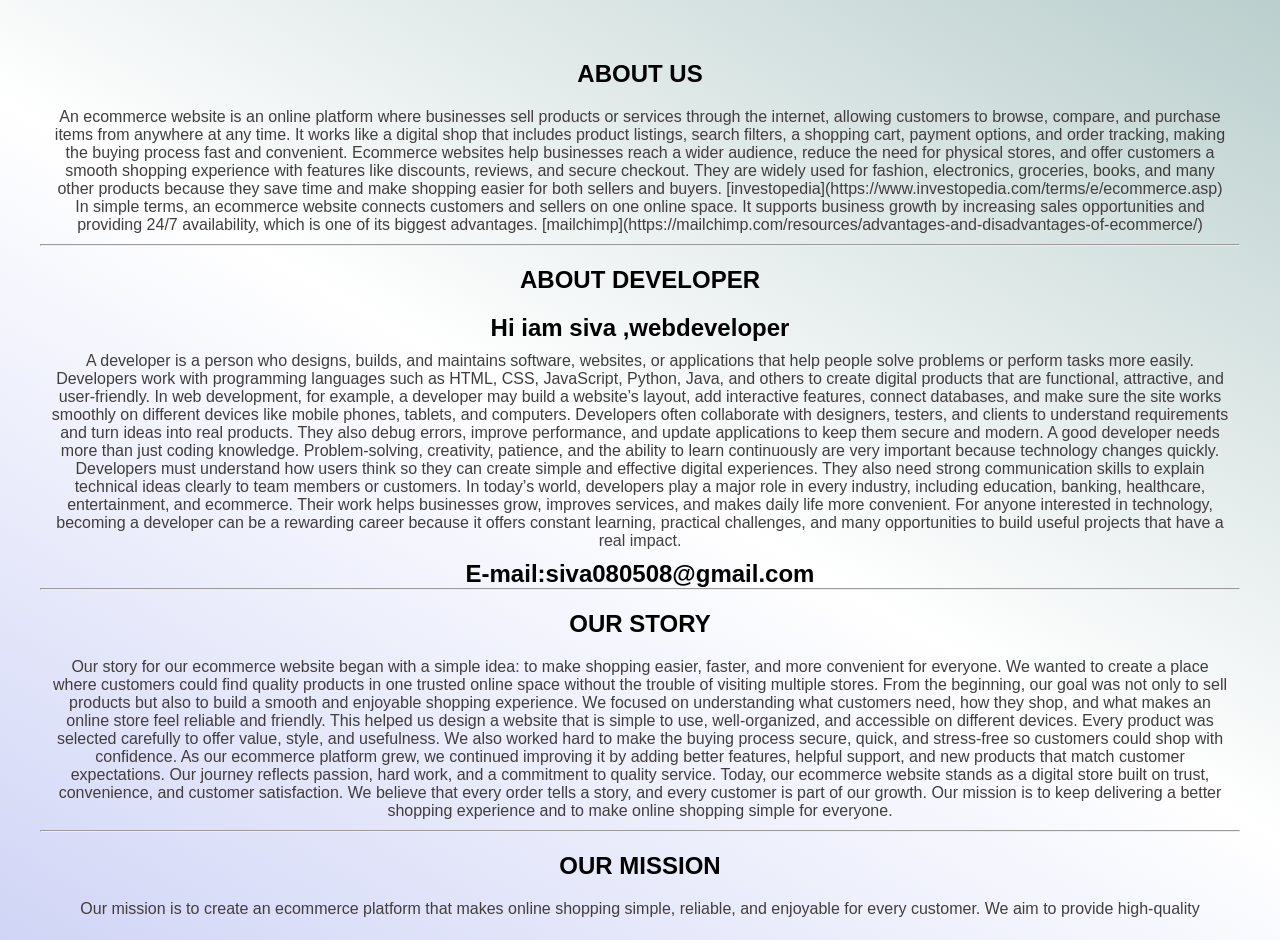
<file: about.html>
<!doctype html>
<html lang="en">
  <head>
    <meta charset="UTF-8" />
    <meta name="viewport" content="width=device-width, initial-scale=1.0" />
    <title>Document</title>
  </head>
  <link rel="stylesheet" href="style.css" />
  <style>
    body {
      margin: 0;
      padding: 20px;
      align-items: center;
      justify-content: center;
      background: linear-gradient(
        30deg,
        rgb(208, 213, 246),
        rgb(255, 255, 255),
        rgb(186, 207, 205)
      );
    }

    div.auto-scroll {
      height: 100vh;
      overflow-y: auto;
      overflow-x: hidden;
      width: auto;
      text-align: center;
      padding: 20px;
      justify-content: center;
      color: white;
    }
    hr {
      color: black;
    }

    p {
      color: rgb(65, 61, 61);
      margin: 10px;
      font-weight: 300;
    }

    h2 {
      color: black;
      margin: 20px;
      font-weight: bold;
    }

    button {
      border: none;
      padding: 10px 20px;
      background: rgb(3, 3, 67);
      color: white;
      width: 200px;
      border-radius: 20px;
    }

    h4 {
      color: black;
      text-align: center;
      font-size: x-large;
    }
  </style>
  <body>
    <div class="auto-scroll" id="scrolldiv">
      <h2>ABOUT US</h2>
      <p>
        An ecommerce website is an online platform where businesses sell
        products or services through the internet, allowing customers to browse,
        compare, and purchase items from anywhere at any time. It works like a
        digital shop that includes product listings, search filters, a shopping
        cart, payment options, and order tracking, making the buying process
        fast and convenient. Ecommerce websites help businesses reach a wider
        audience, reduce the need for physical stores, and offer customers a
        smooth shopping experience with features like discounts, reviews, and
        secure checkout. They are widely used for fashion, electronics,
        groceries, books, and many other products because they save time and
        make shopping easier for both sellers and buyers.
        [investopedia](https://www.investopedia.com/terms/e/ecommerce.asp) In
        simple terms, an ecommerce website connects customers and sellers on one
        online space. It supports business growth by increasing sales
        opportunities and providing 24/7 availability, which is one of its
        biggest advantages.
        [mailchimp](https://mailchimp.com/resources/advantages-and-disadvantages-of-ecommerce/)
      </p>
      <hr />
      <h2>ABOUT DEVELOPER</h2>
      <h4>Hi iam siva ,webdeveloper</h4>
      <p>
        A developer is a person who designs, builds, and maintains software,
        websites, or applications that help people solve problems or perform
        tasks more easily. Developers work with programming languages such as
        HTML, CSS, JavaScript, Python, Java, and others to create digital
        products that are functional, attractive, and user-friendly. In web
        development, for example, a developer may build a website’s layout, add
        interactive features, connect databases, and make sure the site works
        smoothly on different devices like mobile phones, tablets, and
        computers. Developers often collaborate with designers, testers, and
        clients to understand requirements and turn ideas into real products.
        They also debug errors, improve performance, and update applications to
        keep them secure and modern. A good developer needs more than just
        coding knowledge. Problem-solving, creativity, patience, and the ability
        to learn continuously are very important because technology changes
        quickly. Developers must understand how users think so they can create
        simple and effective digital experiences. They also need strong
        communication skills to explain technical ideas clearly to team members
        or customers. In today’s world, developers play a major role in every
        industry, including education, banking, healthcare, entertainment, and
        ecommerce. Their work helps businesses grow, improves services, and
        makes daily life more convenient. For anyone interested in technology,
        becoming a developer can be a rewarding career because it offers
        constant learning, practical challenges, and many opportunities to build
        useful projects that have a real impact.
      </p>
      <h4>E-mail:siva080508@gmail.com</h4>
      <hr />
      <h2>OUR STORY</h2>
      <p>
        Our story for our ecommerce website began with a simple idea: to make
        shopping easier, faster, and more convenient for everyone. We wanted to
        create a place where customers could find quality products in one
        trusted online space without the trouble of visiting multiple stores.
        From the beginning, our goal was not only to sell products but also to
        build a smooth and enjoyable shopping experience. We focused on
        understanding what customers need, how they shop, and what makes an
        online store feel reliable and friendly. This helped us design a website
        that is simple to use, well-organized, and accessible on different
        devices. Every product was selected carefully to offer value, style, and
        usefulness. We also worked hard to make the buying process secure,
        quick, and stress-free so customers could shop with confidence. As our
        ecommerce platform grew, we continued improving it by adding better
        features, helpful support, and new products that match customer
        expectations. Our journey reflects passion, hard work, and a commitment
        to quality service. Today, our ecommerce website stands as a digital
        store built on trust, convenience, and customer satisfaction. We believe
        that every order tells a story, and every customer is part of our
        growth. Our mission is to keep delivering a better shopping experience
        and to make online shopping simple for everyone.
      </p>
      <hr />
      <h2>OUR MISSION</h2>
      <p>
        Our mission is to create an ecommerce platform that makes online
        shopping simple, reliable, and enjoyable for every customer. We aim to
        provide high-quality products at affordable prices while ensuring a
        smooth shopping experience from browsing to checkout. Customer
        satisfaction is at the heart of everything we do, so we focus on clear
        product information, secure payment options, fast delivery, and
        responsive support. We want our website to be a place where shoppers
        feel confident, valued, and well-served every time they visit. We also
        strive to build trust through honesty, convenience, and consistent
        quality. Our mission is not only to sell products but also to solve
        everyday needs with products that are useful, durable, and carefully
        selected. By improving our services continuously, we hope to make online
        shopping faster and easier for people from all walks of life. We believe
        in using technology to connect customers with the products they need in
        the most efficient way possible. As we grow, our goal is to expand our
        collection, strengthen our service, and create a shopping experience
        that stands out for its simplicity and care. Through dedication and
        innovation, we are committed to becoming a dependable ecommerce
        destination for every customer.
      </p>
      <hr />
      <h2>OUR VISION</h2>
      <p>
        Our vision is to become a trusted and customer-focused ecommerce
        platform that makes online shopping easier, smarter, and more enjoyable
        for everyone. We envision a digital store where people can quickly find
        the products they need, enjoy a smooth buying experience, and feel
        confident about every purchase they make. Our goal is to create a
        platform that combines quality, convenience, and innovation in one
        place, so customers can save time while getting the best value. We see a
        future where our ecommerce website grows into a reliable destination for
        a wide range of products, serving different needs with care and
        efficiency. We want to use technology to improve shopping through better
        search, clear product details, secure payments, and fast delivery. Our
        vision also includes building strong relationships with customers by
        offering excellent service, honest communication, and continuous
        improvement. We believe that success comes from understanding customer
        expectations and adapting to them with creativity and dedication. By
        staying committed to quality and user satisfaction, we aim to create a
        brand that people trust and return to again and again. In the future, we
        hope our ecommerce platform will stand out not only for what it sells,
        but also for the experience, reliability, and value it provides to every
        shopper.
      </p>
      <hr />
      <h2>WHY CHOOSE US</h2>
      <p>
        Choose us because we are committed to providing a smooth, secure, and
        satisfying shopping experience. We offer quality products, affordable
        prices, and easy navigation so customers can shop without hassle. Our
        team focuses on fast delivery, reliable support, and clear communication
        to ensure every order is handled with care. We value customer trust and
        always work to improve our service based on your needs. With a simple
        buying process, safe payment options, and a wide range of products, we
        make online shopping convenient and enjoyable. Our goal is to give every
        customer a reason to return with confidence.
      </p>
      <hr />
      <h2>THANKING YOU</h2>

      <a href="index.html"><button>back</button></a>
    </div>
  </body>
  <script src="script.js"></script>
</html>
</file>
<file: style.css>
*{
    padding:0;
    margin: 0;
    box-sizing: border-box;
}
html{
    scroll-behavior: smooth;
}
body{
    font-family:'Trebuchet MS', 'Lucida Sans Unicode', 'Lucida Grande', 'Lucida Sans', Arial, sans-serif;
    background-color: azure;
    padding: 0;
    margin: 0;
    
}

.navbar{
    display: flex;
    justify-content: space-between;
    align-items: center;
    padding: 20px 8%;
    background: linear-gradient(135deg,rgb(0, 0, 47) ,rgb(46, 66, 130),black);
    height:auto;
    list-style-type: none;
    gap: 40px;
}

.logo{
    color: rgb(255, 191, 0);
    font-size: 3rem;
    font-weight: bold;
    position: relative;
    display: inline-block;
    overflow: hidden;

}

.logo::after{
    content: "";
    position: absolute;
    top: 0;
    left: -120%;
    width: 60%;
    height: 100%;
    background: linear-gradient(190deg,rgba(255, 255, 255, 0.9));
    transform: skewX(-25deg);
    animation: shine 4s infinite;

}

@keyframes shine{
    0% , 80% , 100% {
        left: -250%;
    }
    90% {
        left: 150%;
    }
}
.nav-links{
    display: flex;
    justify-content: space-around;
    align-items: center;
    gap: 40px;

}

@media(max-width:480px){
    .logo{
        font-size: 1.5rem;
    }
    
}
.navbar a{
    color: white;
    text-decoration: none;
    font-size: 1.5rem;
    transition: .3s;
    font-family: 'Lucida Grande';
    transition: transform 0.3s ease;
    
}

.navbar a:hover{
    color: lightseagreen;
    text-shadow: 2px black;
    transform: translateY(-10px);
}

.hero{
    
    background-image: url("bg.jpg");
    background-position: center;
    display: flex;
    align-items: center;
    width: 100%;
    min-height: 100vh;
    background-size: cover;
    background-position: center;
    
}

.hero-content{
    opacity: 0;
    transform: translateY(50px);
    animation: fadeup 2.5s ease forwards;
}

@keyframes fadeup{
    from{
        opacity: 0;
        transform: translateY(50px);
    }
    to{
        opacity: 1;
        transform: translateY(0);
    }
}
.hero h1{
    text-align: center;
    color: white;
    font-size: 2rem;
    padding:10px 20%;
}

.hero span{
    color: #06b6d4;
}

.hero p{
    color: aliceblue;
    font-size:1.3rem ;
    padding: 8%;
}
.ex{
    padding: 14px 32px;
    border: none;
    border-radius: 30px;
    outline: none;
    background:linear-gradient(45deg,#ff0000,#ff3700,#7a00ff,#ff00c8);
    color: #fff;
    position: relative;
    font-size: 28px;
    overflow: hidden;
    transition: 0.3s;
    margin: 20%;
}

.ex:hover{
    transform: translatey(-3px);
    box-shadow: 0 0 10px rgba(255, 255, 255, 0.5);
    background:linear-gradient(45deg,#ff00c8,#7a00ff,#ff3700,#ff0000);
}

.shop{
    /*height: 100%;*/
    background: linear-gradient(45deg,rgb(4, 13, 14),rgb(3, 3, 67));
    min-height: 100vh;
    background-size: cover;
    background-position: center;

}
.catogarize{
    display: flex;
    padding: 20px;
    flex-wrap: wrap;
    justify-content: space-between;

}
.btn{
    padding:20px;
    border: none;
    border-radius: 20px;
    outline: none;
    background:linear-gradient(45deg,#afafcd,#1b5692,#190458,#000000);
    color: #fff;
    position: relative;
    font-size: 10px;
    overflow: hidden;
    transition: 0.3s;
    margin: 20px;
    flex-wrap: wrap;
    box-shadow: 0 0 15px rgba(255, 255, 255, 0.5);
    font-size: 15px;
    font-weight: bold;
    
    
}

.btn:hover{
    background:linear-gradient(45deg,#02023c,#1b5692,#cfc7e5,#000000);
    box-shadow: 0 0 20px rgba(255, 255, 255, 0.5);
    color: #000000;

}

.pro{
    width: 300px;
    background: #fff0ff;
    border-radius: 20px;
    overflow: hidden;
    box-shadow: 0 10px 30px rgba(0,0,0,0.1);
    transition: 0.3s ease;
    position: relative;
    padding: 10px;
    margin: 5px;
    align-items: center;
    text-align: center;
    justify-content: center;

}

.pro:hover{
    transform: translateY(-15px);
    box-shadow: 0 15px 40px rgba(0,0,0,0.2);
}

.pro img{
    width: 260px;
    height: 260px;
    object-fit: cover;
    border-radius: 20px;
}

.content{
    padding: 20px;
    display: flex;

}

.pro h3{
    margin-bottom: 10px;
    font-size: 22px;
    font-weight: bold;
    font-family:  Georgia, Times, 'Times New Roman', serif;

}

.content p{
    color: #444343;
    font-weight: 300;
    font-family: italy;
}

.price{
    display: flex;
    align-items: center;
    gap: 20px;
    margin: 15px 0;
    text-align: center;
    
}
.current span{
    align-items: center;
    justify-content: center;
}
.current{
    font-size: 22px;
    font-weight: 700;
}

.old{
    color: #595858;
    text-decoration: line-through;
}

.pro button{
    width: 250px;
    padding: 12px;
    border: none;
    border-radius: 10px;
    background: #111;
    color: #fff;
    font-size: 16px;
    transition: .3s;
    margin: 2px;
}

.pro button:hover{
    background: #218e8e;
    color: #000000;
}

/*.products{
    display: grid;
    grid-template-columns: repeat(4, 1fr);
    gap: 25px;
    padding: 20px;
}

@media(max-width:992px){
    .products{
        grid-template-columns: repeat(3, 1fr);
    }
}

@media(max-width:760px){
    .products{
        grid-template-columns: repeat(2, 1fr);
    }
}

@media(max-width:480px){
    .products{
        grid-template-columns: repeat(1, 1fr);
    }
}*/

.products{
    display: flex;
    gap: 30px;
    flex-wrap: wrap;
    justify-content: center;
}

@media(max-width:670px){


    .btn{
        padding:10px;
        margin: 3px;
        margin: 3px;

    }

    .catogarize{
        padding: 5px;
    }


    .nav-links{
        flex-direction: column;
        gap: 10px;
    }
}

@media(max-width:780){
    .navbar a{
        font-size: 12px;
    }

    .btn{
        padding: 10px 20px;
    }

    .fixed{
        position: ;
    }
}

#cart-btn{
    padding: 14px 32px;
    border: none;
    border-radius: 30px;
    outline: none;
    background:linear-gradient(45deg,#120852,#000000,#046a81);
    color: #fff;
    position: relative;
    font-size: 18px;
    overflow: hidden;
    transition: 0.3s;
    margin:65px;
    margin-left: 30%;
    
}

#cart-btn:hover{
    background:linear-gradient(45deg,#730034bf,#da49ce,#a2285b);
    color: #000000;
    box-shadow: 2px 2px 4px black;
}
#cart-modal{
    background: rgb(2, 1, 24);
    margin-top: 20px;
    height: 100%;
    padding: 20px;
    border-radius: 20px;
    color: #ffffff;
    justify-content: center;
    text-align: center;
}

#cart-modal button{
    padding:10px 20px;
    color: #fff;
    background: #000000;
    border: none;
    border-radius: 20px;

}


.contact{
    
    gap: 40px;
}

.contact strong{
    color: #000000;
}

.content{
    display: none;
    flex: 1;

}

.pro.active{
    width: 570px;
    height:550px;
    display: block;
    align-items: center;
    justify-content: center;
    text-align: center;
    gap: 20px;
    overflow: scroll;
    scrollbar-width: none;
    -ms-overflow-style: none;


}

.pro.active .content{
    display: block;
    flex-direction: column;
    align-items: center;
    gap: 40px;
    justify-content: center;
    text-align: center;
}

.pro.active img{
    width: 100%;
    max-width: 400px;
    height: 400px;
    display: block;
    margin: auto;
}

.content button{
    width: auto;
    padding: 10px 18px;
    margin: 5px;
    font-size: 14px;
    border: none;
    border-radius: 5px;
    cursor: pointer;
}

.pro.active img,
.pro.active h3,
.pro.active .price{
    display: block;
    
}

.pro.active button{
    margin: 10px 0;
}

.fixed{
    position: fixed;
    top: 0;
    left: 0;
    width: 100%;
}


.footer{
    background: linear-gradient(135deg, #1a1a2a 0% , #16213e 100%);
    color: #fff;
    padding: 40px 8% ;
    margin-top:2px;
    display: grid;
    grid-template-rows: 1fr 1fr;

    

}

.f-content{
    max-width: 1400px;
    gap: 30px;
    margin: 0 auto;
    display:;
    /*grid-template-columns: repeat(auto-fit,minmax(250px,1fr));*/
    padding: 20px;
    
    justify-content: center;
    height: 40%;
    margin: 10px;
}


f-content h2:first-child{
    font-size: 2rem;
    margin-bottom: 20px;
    color: rgb(255, 217, 0);
}

.f-content h2{
    margin-top: 20px;
    margin-bottom: 10px;
    text-transform: capitalize;
    margin: 20px;
    color: #ffffffbe;

}

f-content p{
    color: #797c80;
    line-height: 1.6;
    gap: 20px;
    margin: 25px;
    font-size: 1.6rem;
    font-family: serif;
}

f-content h3{
    color: #797c80;
    line-height: 1.6;
    gap: 20px;
    margin: 5px;
    font-size: 1.6rem;
    font-family: 'Segoe UI', Tahoma, Geneva, Verdana, sans-serif;
}

.f-content input{
    border: none;
    padding: 12px;
    border-radius: 8px;
    width: 220px;
    margin-top: 10px;
    margin: 10px;
}

.f-content button{
    padding: 12px 18px;
    border: none;
    border-radius: 8px;
    background: #38bdf8;
    color: white;
    width: 220ppx;
    margin: 10px;



}

.f-content h1{
    color: gold;
    margin: 20px;
    font-family:'Times New Roman', Times, serif;

}
.f-content button:hover{
    background: #d5ebf5;
    color: #000000;
}

.f-ctwo{
    border-top: 1px solid rgb(255, 255, 255 , .15);
    margin-bottom: 25px;
    padding-top: 20px;
    text-align: center;
    color: #94a3b8;
}

.cart-div{
    background: rgba(0, 0, 53, 0.893);
    align-items: center;
    justify-content: center;
    height: 100%;
    
}

.fn{
    display: grid;
    grid-template-columns: repeat(4,1fr);
    gap: 40px;
    
}
@media(max-width:720px){
    .fn{
        display: block;
        margin: 20px;
    }
}
</file>
